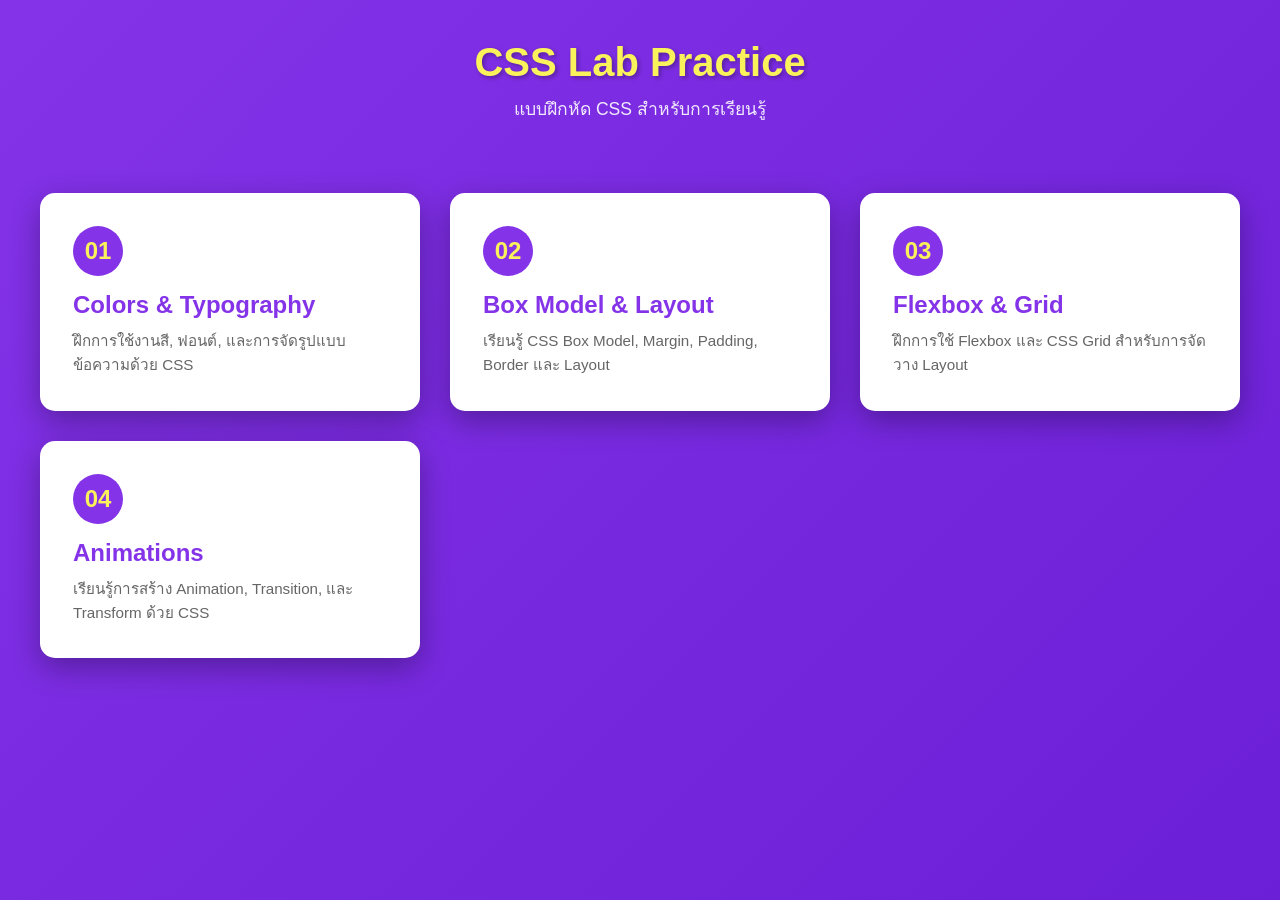
<file: index.html>
<!doctype html>
<html lang="th">
  <head>
    <meta charset="UTF-8" />
    <meta name="viewport" content="width=device-width, initial-scale=1.0" />
    <title>CSS Lab - หน้าหลัก</title>
    <link rel="stylesheet" href="styles.css" />
  </head>
  <body>
    <div class="container">
      <h1>CSS Lab Practice</h1>
      <p class="subtitle">แบบฝึกหัด CSS สำหรับการเรียนรู้</p>

      <div class="lab-grid">
        <!-- Lab 1 -->
        <a
          href="lab01-colors/index.html"
          style="text-decoration: none; color: inherit"
        >
          <div class="lab-card">
            <div class="lab-number">01</div>
            <h2 class="lab-title">Colors & Typography</h2>
            <p class="lab-description">
              ฝึกการใช้งานสี, ฟอนต์, และการจัดรูปแบบข้อความด้วย CSS
            </p>
          </div>
        </a>

        <!-- Lab 2 -->
        <a
          href="lab02-boxmodel/index.html"
          style="text-decoration: none; color: inherit"
        >
          <div class="lab-card">
            <div class="lab-number">02</div>
            <h2 class="lab-title">Box Model & Layout</h2>
            <p class="lab-description">
              เรียนรู้ CSS Box Model, Margin, Padding, Border และ Layout
            </p>
          </div>
        </a>

        <!-- Lab 3 -->
        <a
          href="lab03-flexbox/index.html"
          style="text-decoration: none; color: inherit"
        >
          <div class="lab-card">
            <div class="lab-number">03</div>
            <h2 class="lab-title">Flexbox & Grid</h2>
            <p class="lab-description">
              ฝึกการใช้ Flexbox และ CSS Grid สำหรับการจัดวาง Layout
            </p>
          </div>
        </a>

        <!-- Lab 4 -->
        <a
          href="lab04-animation/index.html"
          style="text-decoration: none; color: inherit"
        >
          <div class="lab-card">
            <div class="lab-number">04</div>
            <h2 class="lab-title">Animations</h2>
            <p class="lab-description">
              เรียนรู้การสร้าง Animation, Transition, และ Transform ด้วย CSS
            </p>
          </div>
        </a>
      </div>
    </div>
  </body>
</html>
</file>
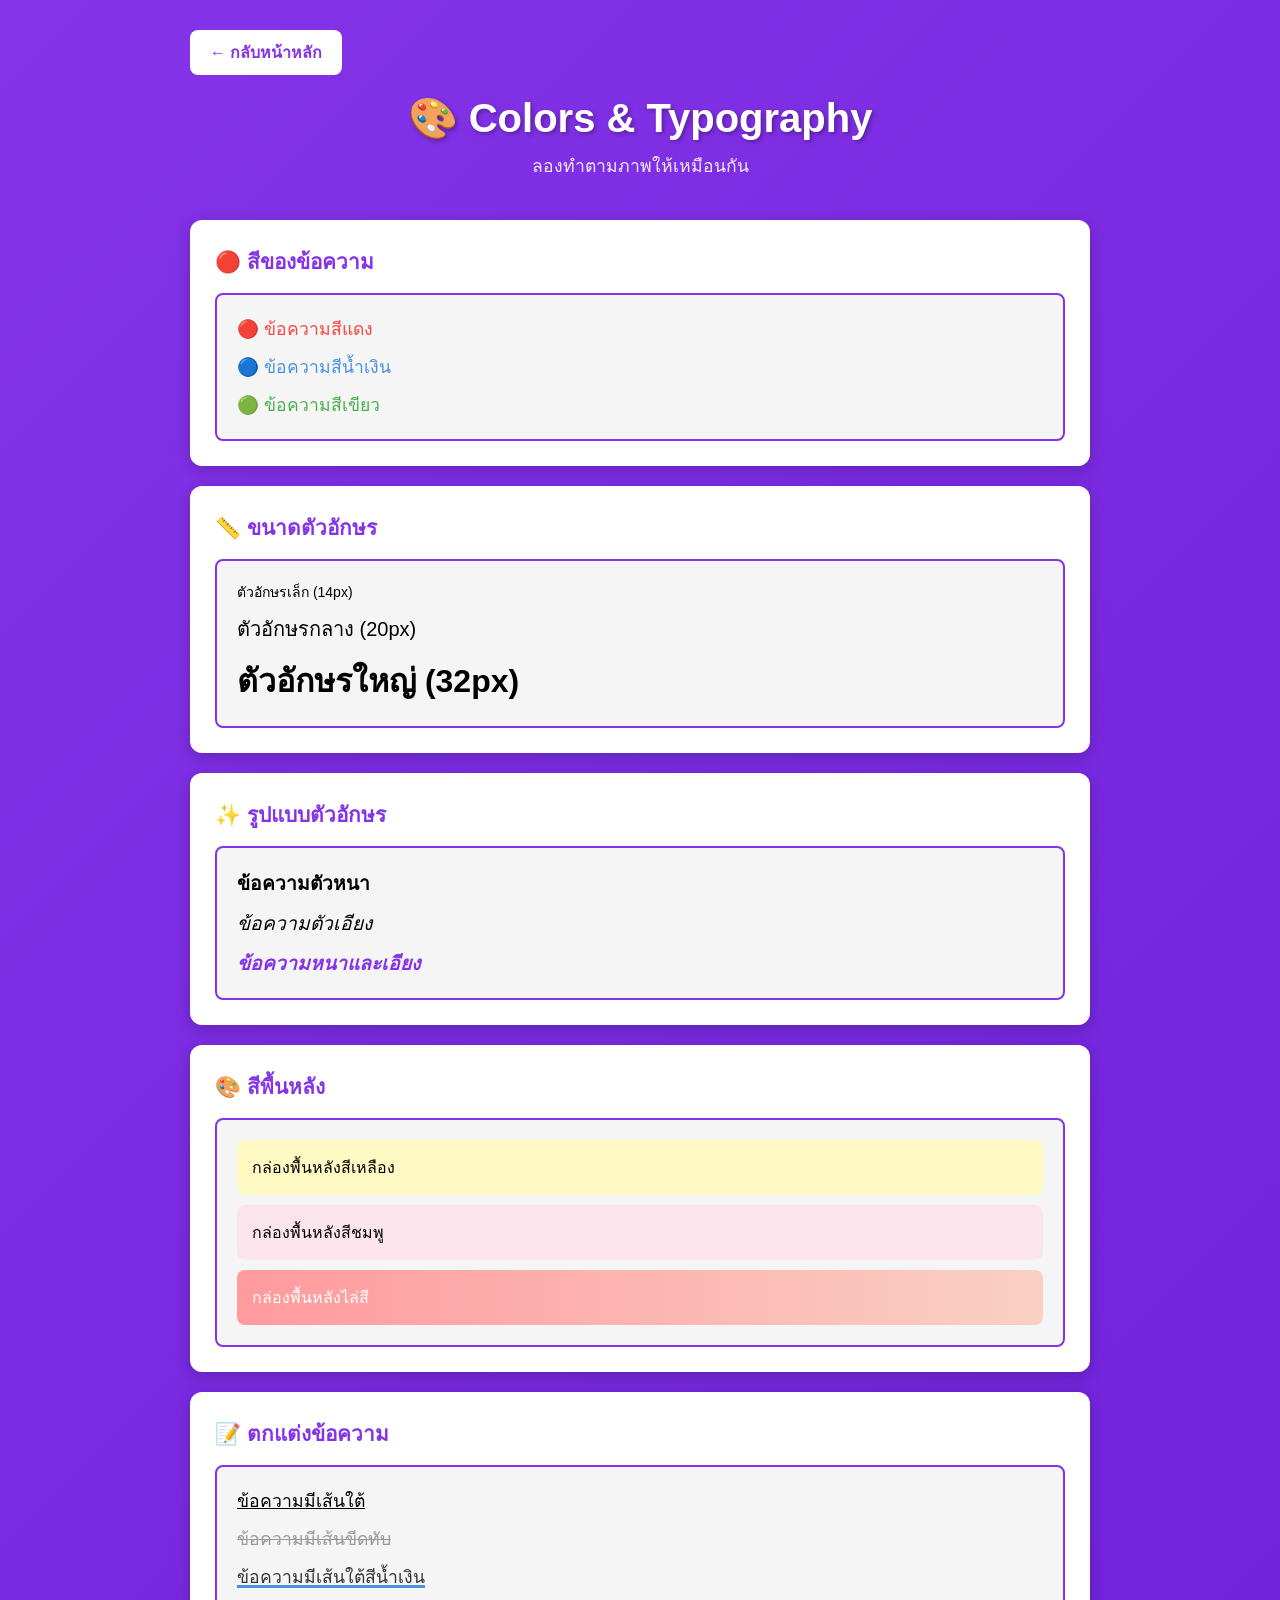
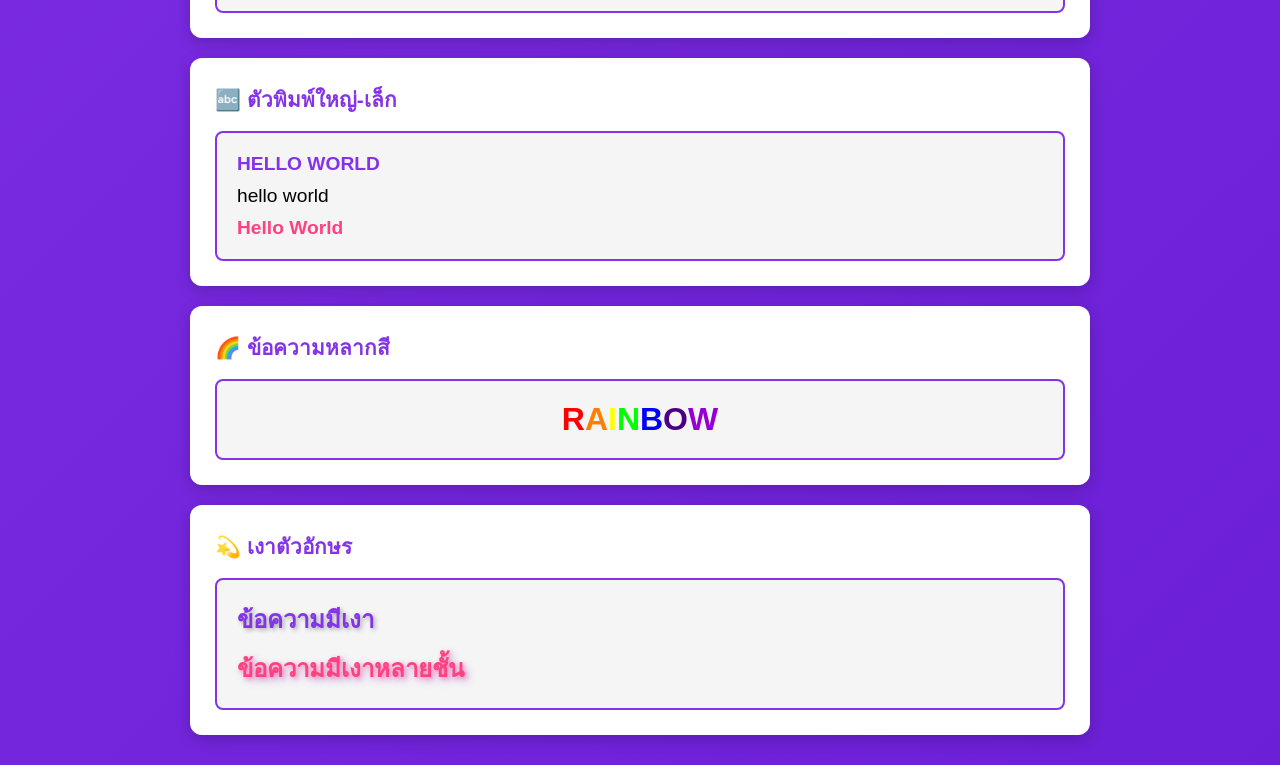
<file: lab01-colors/index.html>
<!doctype html>
<html lang="th">
  <head>
    <meta charset="UTF-8" />
    <meta name="viewport" content="width=device-width, initial-scale=1.0" />
    <title>Lab 02 - Colors & Typography</title>
    <link rel="stylesheet" href="./styles.css" />
  </head>
  <body>
    <div class="container">
      <a href="../index.html" class="back-btn">← กลับหน้าหลัก</a>

      <h1>🎨 Colors & Typography</h1>
      <p class="subtitle">ลองทำตามภาพให้เหมือนกัน</p>

      <div class="labs-container">
        <!-- Task 1 -->
        <div class="lab-item">
          <h2>🔴 สีของข้อความ</h2>
          <div class="demo-box">
            <p class="example-red">🔴 ข้อความสีแดง</p>
            <p class="example-blue">🔵 ข้อความสีน้ำเงิน</p>
            <p class="example-green">🟢 ข้อความสีเขียว</p>
          </div>
        </div>

        <!-- Task 2 -->
        <div class="lab-item">
          <h2>📏 ขนาดตัวอักษร</h2>
          <div class="demo-box">
            <p class="example-small">ตัวอักษรเล็ก (14px)</p>
            <p class="example-medium">ตัวอักษรกลาง (20px)</p>
            <p class="example-large">ตัวอักษรใหญ่ (32px)</p>
          </div>
        </div>

        <!-- Task 3 -->
        <div class="lab-item">
          <h2>✨ รูปแบบตัวอักษร</h2>
          <div class="demo-box">
            <p class="example-bold">ข้อความตัวหนา</p>
            <p class="example-italic">ข้อความตัวเอียง</p>
            <p class="example-bold-italic">ข้อความหนาและเอียง</p>
          </div>
        </div>

        <!-- Task 4 -->
        <div class="lab-item">
          <h2>🎨 สีพื้นหลัง</h2>
          <div class="demo-box">
            <div class="example-bg-yellow">กล่องพื้นหลังสีเหลือง</div>
            <div class="example-bg-pink">กล่องพื้นหลังสีชมพู</div>
            <div class="example-bg-gradient">กล่องพื้นหลังไล่สี</div>
          </div>
        </div>

        <!-- Task 5 -->
        <div class="lab-item">
          <h2>📝 ตกแต่งข้อความ</h2>
          <div class="demo-box">
            <p class="example-underline">ข้อความมีเส้นใต้</p>
            <p class="example-line-through">ข้อความมีเส้นขีดทับ</p>
            <p class="example-underline-blue">ข้อความมีเส้นใต้สีน้ำเงิน</p>
          </div>
        </div>

        <!-- Task 6 -->
        <div class="lab-item">
          <h2>🔤 ตัวพิมพ์ใหญ่-เล็ก</h2>
          <div class="demo-box">
            <p class="example-uppercase">hello world</p>
            <p class="example-lowercase">HELLO WORLD</p>
            <p class="example-capitalize">hello world</p>
          </div>
        </div>

        <!-- Task 7 -->
        <div class="lab-item">
          <h2>🌈 ข้อความหลากสี</h2>
          <div class="demo-box">
            <p class="example-rainbow">
              <span>R</span><span>A</span><span>I</span><span>N</span
              ><span>B</span><span>O</span><span>W</span>
            </p>
          </div>
        </div>

        <!-- Task 8 -->
        <div class="lab-item">
          <h2>💫 เงาตัวอักษร</h2>
          <div class="demo-box">
            <p class="example-text-shadow-1">ข้อความมีเงา</p>
            <p class="example-text-shadow-2">ข้อความมีเงาหลายชั้น</p>
          </div>
        </div>
      </div>
    </div>
  </body>
</html>
</file>
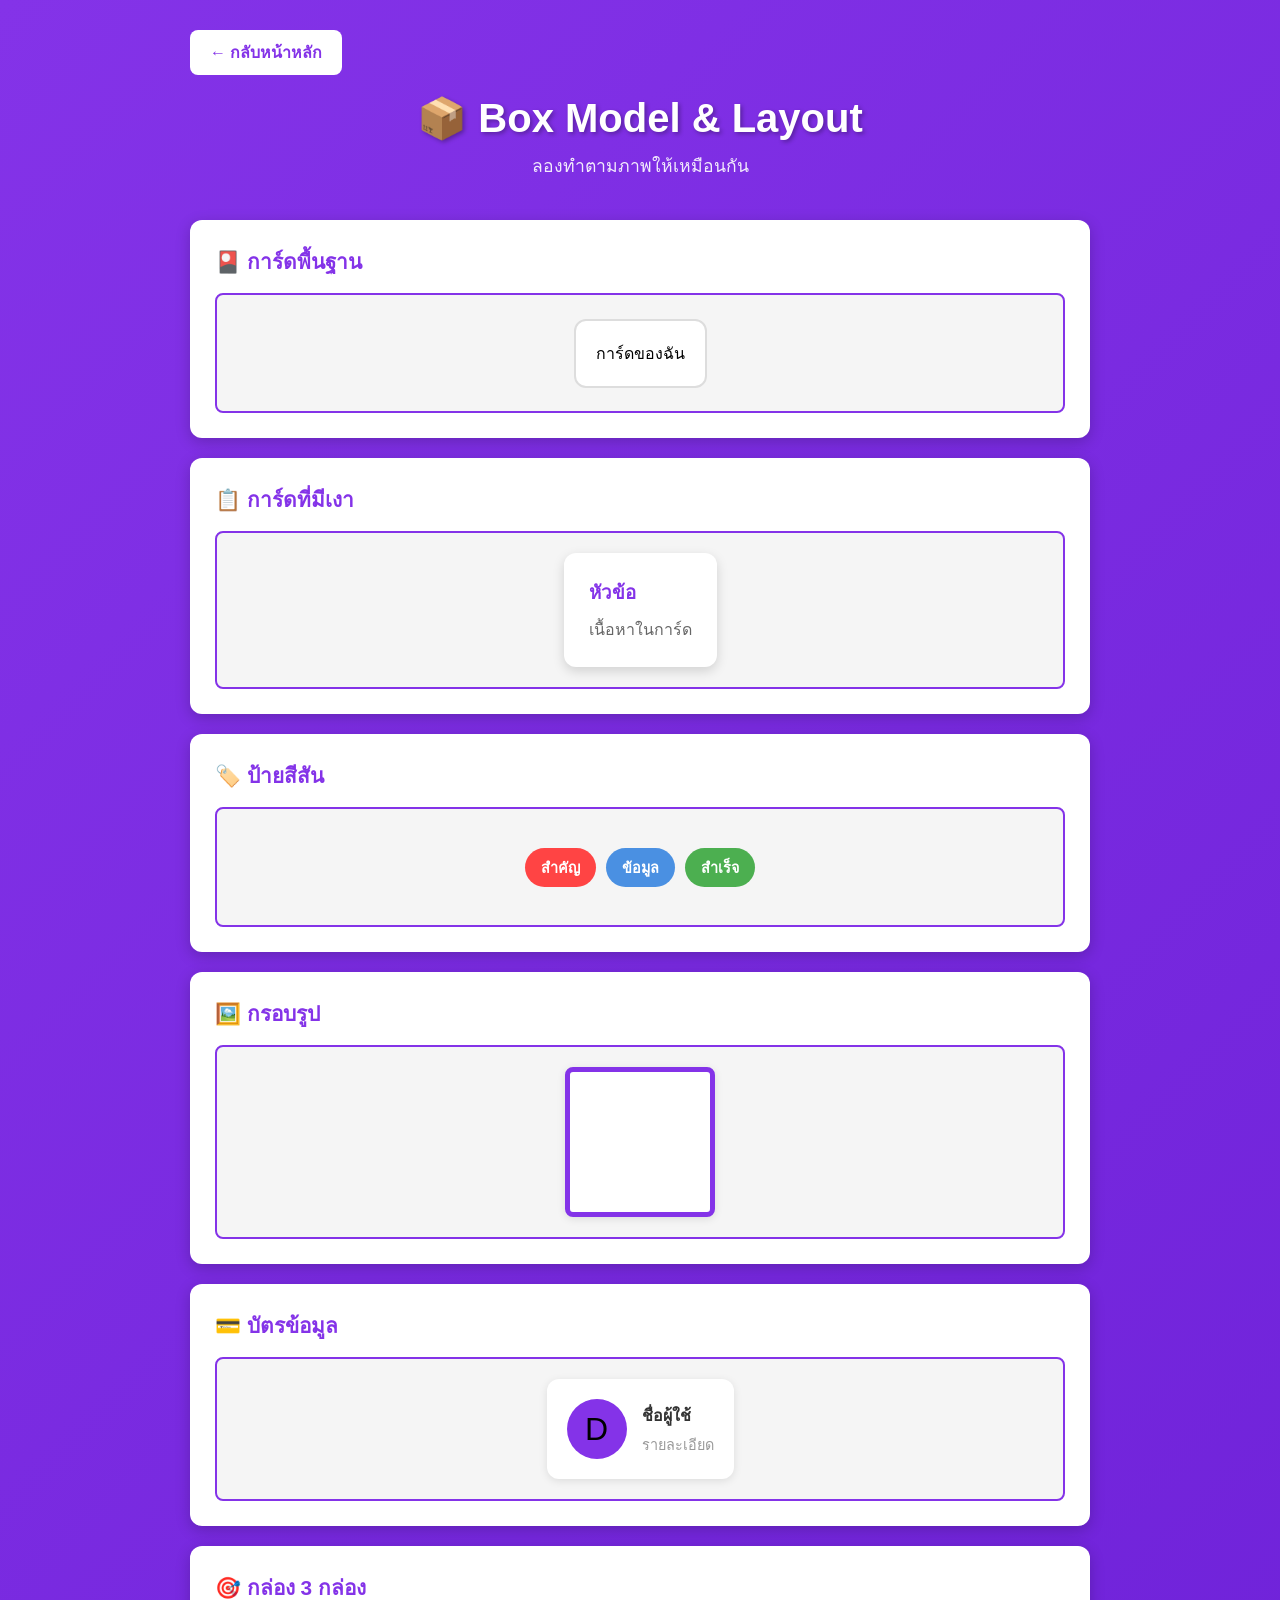
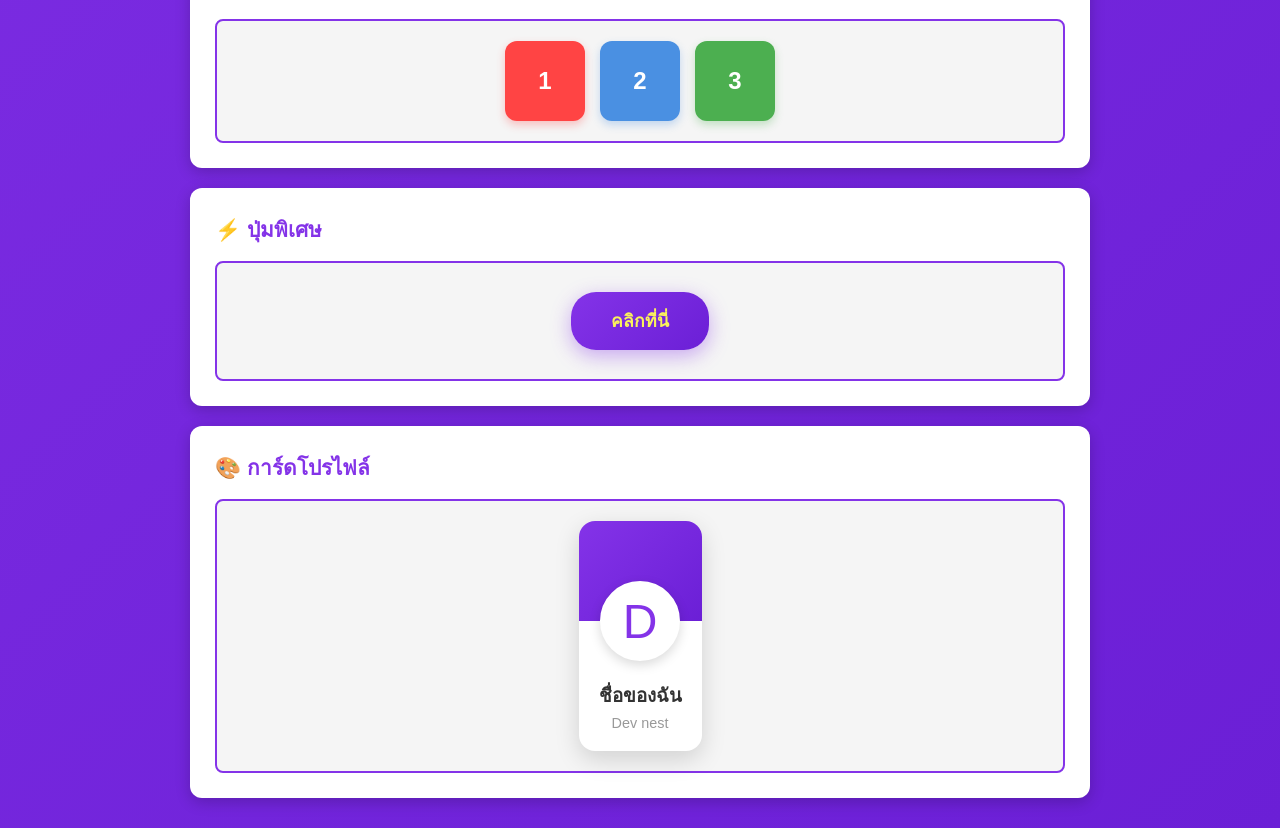
<file: lab02-boxmodel/index.html>
<!doctype html>
<html lang="th">
  <head>
    <meta charset="UTF-8" />
    <meta name="viewport" content="width=device-width, initial-scale=1.0" />
    <title>Lab 03 - Box Model & Layout</title>
    <link rel="stylesheet" href="./styles.css" />
  </head>
  <body>
    <div class="container">
      <a href="../index.html" class="back-btn">← กลับหน้าหลัก</a>

      <h1>📦 Box Model & Layout</h1>
      <p class="subtitle">ลองทำตามภาพให้เหมือนกัน</p>

      <div class="labs-container">
        <!-- Task 1 -->
        <div class="lab-item">
          <h2>🎴 การ์ดพื้นฐาน</h2>
          <div class="demo-box">
            <div class="example-card-basic">การ์ดของฉัน</div>
          </div>
        </div>

        <!-- Task 2 -->
        <div class="lab-item">
          <h2>📋 การ์ดที่มีเงา</h2>
          <div class="demo-box">
            <div class="example-card-shadow">
              <h3>หัวข้อ</h3>
              <p>เนื้อหาในการ์ด</p>
            </div>
          </div>
        </div>

        <!-- Task 3 -->
        <div class="lab-item">
          <h2>🏷️ ป้ายสีสัน</h2>
          <div class="demo-box">
            <div class="example-badge-box">
              <span class="badge-red">สำคัญ</span>
              <span class="badge-blue">ข้อมูล</span>
              <span class="badge-green">สำเร็จ</span>
            </div>
          </div>
        </div>

        <!-- Task 4 -->
        <div class="lab-item">
          <h2>🖼️ กรอบรูป</h2>
          <div class="demo-box">
            <div class="example-image-frame"></div>
          </div>
        </div>

        <!-- Task 5 -->
        <div class="lab-item">
          <h2>💳 บัตรข้อมูล</h2>
          <div class="demo-box">
            <div class="example-info-card">
              <div class="avatar">D</div>
              <div class="info">
                <h4>ชื่อผู้ใช้</h4>
                <p>รายละเอียด</p>
              </div>
            </div>
          </div>
        </div>

        <!-- Task 6 -->
        <div class="lab-item">
          <h2>🎯 กล่อง 3 กล่อง</h2>
          <div class="demo-box">
            <div class="example-three-boxes">
              <div class="box-1">1</div>
              <div class="box-2">2</div>
              <div class="box-3">3</div>
            </div>
          </div>
        </div>

        <!-- Task 7 -->
        <div class="lab-item">
          <h2>⚡ ปุ่มพิเศษ</h2>
          <div class="demo-box">
            <button class="example-fancy-button">คลิกที่นี่</button>
          </div>
        </div>

        <!-- Task 8 -->
        <div class="lab-item">
          <h2>🎨 การ์ดโปรไฟล์</h2>
          <div class="demo-box">
            <div class="example-profile-card">
              <div class="profile-header"></div>
              <div style="color: #8433e8" class="profile-avatar">D</div>
              <div class="profile-content">
                <h3>ชื่อของฉัน</h3>
                <p>Dev nest</p>
              </div>
            </div>
          </div>
        </div>
      </div>
    </div>
  </body>
</html>
</file>
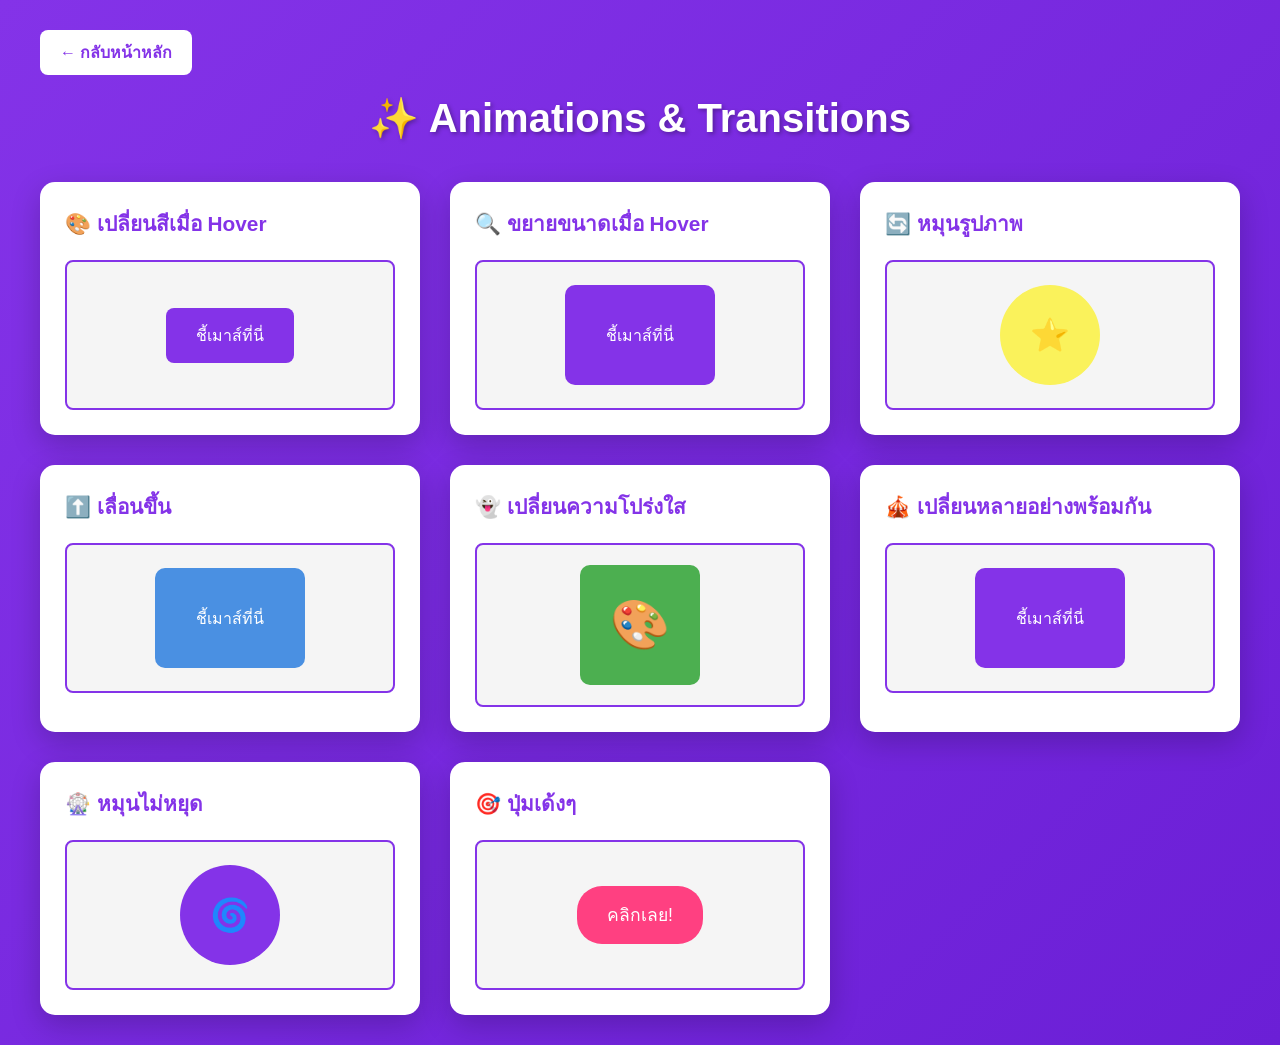
<file: lab04-animation/index.html>
<!DOCTYPE html>
<html lang="th">
  <head>
    <meta charset="UTF-8" />
    <meta name="viewport" content="width=device-width, initial-scale=1.0" />
    <title>Lab 05 - Animations</title>
    <link rel="stylesheet" href="./styles.css" />
  </head>
  <body>
    <div class="container">
      <a href="../index.html" class="back-btn">← กลับหน้าหลัก</a>

      <h1>✨ Animations & Transitions</h1>
      <div class="labs-container">
        <!-- Task 1: Hover เปลี่ยนสี -->
        <div class="lab-item">
          <h2>🎨 เปลี่ยนสีเมื่อ Hover</h2>
          <div class="demo-box">
            <button class="btn-1">ชี้เมาส์ที่นี่</button>
          </div>
        </div>

        <!-- Task 2: ขยายขนาด -->
        <div class="lab-item">
          <h2>🔍 ขยายขนาดเมื่อ Hover</h2>
          <div class="demo-box">
            <div class="card-1">ชี้เมาส์ที่นี่</div>
          </div>
        </div>

        <!-- Task 3: หมุน -->
        <div class="lab-item">
          <h2>🔄 หมุนรูปภาพ</h2>
          <div class="demo-box">
            <div class="circle-1">⭐</div>
          </div>
        </div>

        <!-- Task 4: เลื่อนขึ้น -->
        <div class="lab-item">
          <h2>⬆️ เลื่อนขึ้น</h2>
          <div class="demo-box">
            <div class="box-1">ชี้เมาส์ที่นี่</div>
          </div>
        </div>

        <!-- Task 5: เปลี่ยนความโปร่งใส -->
        <div class="lab-item">
          <h2>👻 เปลี่ยนความโปร่งใส</h2>
          <div class="demo-box">
            <div class="image-box-1">🎨</div>
          </div>
        </div>

        <!-- Task 6: เปลี่ยนหลายอย่างพร้อมกัน -->
        <div class="lab-item">
          <h2>🎪 เปลี่ยนหลายอย่างพร้อมกัน</h2>
          <div class="demo-box">
            <div class="multi-effect">ชี้เมาส์ที่นี่</div>
          </div>
        </div>

        <!-- Task 7: Animation หมุนไม่หยุด -->
        <div class="lab-item">
          <h2>🎡 หมุนไม่หยุด</h2>
          <div class="demo-box">
            <div class="spin-forever">🌀</div>
          </div>
        </div>

        <!-- Task 8: ปุ่มเด้งๆ -->
        <div class="lab-item">
          <h2>🎯 ปุ่มเด้งๆ</h2>
          <div class="demo-box">
            <button class="bounce-button">คลิกเลย!</button>
          </div>
        </div>
        </div>
      </section>
    </div>
  </body>
</html>
</file>
<file: styles.css>
* {
    margin: 0;
    padding: 0;
    box-sizing: border-box;
}

body {
    font-family: "Segoe UI", Tahoma, Geneva, Verdana, sans-serif;
    background: linear-gradient(135deg, #8433e8 0%, #6b1fd6 100%);
    min-height: 100vh;
    padding: 40px 20px;
}

.container {
    max-width: 1200px;
    margin: 0 auto;
}

h1 {
    text-align: center;
    color: #faf25b;
    font-size: 2.5rem;
    margin-bottom: 10px;
    text-shadow: 2px 2px 4px rgba(0, 0, 0, 0.3);
}

.subtitle {
    text-align: center;
    color: #ffffff;
    font-size: 1.1rem;
    margin-bottom: 50px;
    opacity: 0.9;
}

.lab-grid {
    display: grid;
    grid-template-columns: repeat(auto-fit, minmax(300px, 1fr));
    gap: 30px;
    padding: 20px 0;
}

.lab-card {
    background: white;
    border-radius: 15px;
    padding: 30px;
    box-shadow: 0 10px 30px rgba(0, 0, 0, 0.3);
    transition: transform 0.3s ease, box-shadow 0.3s ease;
    cursor: pointer;
    border: 3px solid transparent;
}

.lab-card:hover {
    transform: translateY(-10px);
    box-shadow: 0 15px 40px rgba(0, 0, 0, 0.4);
    border-color: #faf25b;
}

.lab-number {
    display: inline-block;
    background: #8433e8;
    color: #faf25b;
    font-size: 1.5rem;
    font-weight: bold;
    width: 50px;
    height: 50px;
    border-radius: 50%;
    display: flex;
    align-items: center;
    justify-content: center;
    margin-bottom: 15px;
}

.lab-title {
    color: #8433e8;
    font-size: 1.5rem;
    margin-bottom: 10px;
    font-weight: 600;
}

.lab-description {
    color: #666;
    line-height: 1.6;
    font-size: 0.95rem;
}

.status-badge {
    display: inline-block;
    background: #faf25b;
    color: #8433e8;
    padding: 5px 15px;
    border-radius: 20px;
    font-size: 0.85rem;
    font-weight: 600;
    margin-top: 15px;
}
</file>
<file: lab01-colors/styles.css>
* {
    margin: 0;
    padding: 0;
    box-sizing: border-box;
}

body {
    font-family: "Segoe UI", Tahoma, Geneva, Verdana, sans-serif;
    background: linear-gradient(135deg, #8433e8 0%, #6b1fd6 100%);
    min-height: 100vh;
    padding: 30px 20px;
}

.container {
    max-width: 900px;
    margin: 0 auto;
}

.back-btn {
    display: inline-block;
    background: white;
    color: #8433e8;
    padding: 10px 20px;
    border-radius: 8px;
    text-decoration: none;
    font-weight: 600;
    margin-bottom: 20px;
    transition: transform 0.2s;
}

.back-btn:hover {
    transform: translateX(-5px);
}

h1 {
    text-align: center;
    color: white;
    font-size: 2.5rem;
    margin-bottom: 10px;
    text-shadow: 2px 2px 4px rgba(0, 0, 0, 0.3);
}

.subtitle {
    text-align: center;
    color: white;
    font-size: 1.1rem;
    margin-bottom: 40px;
    opacity: 0.9;
}

.labs-container {
    display: grid;
    gap: 20px;
}

.lab-item {
    background: white;
    border-radius: 12px;
    padding: 25px;
    box-shadow: 0 4px 15px rgba(0, 0, 0, 0.2);
}

.lab-item h2 {
    color: #8433e8;
    font-size: 1.3rem;
    margin-bottom: 15px;
}

.demo-box {
    background: #f5f5f5;
    padding: 20px;
    border-radius: 8px;
    border: 2px solid #8433e8;
}

.demo-box>* {
    margin-bottom: 10px;
}

.demo-box>*:last-child {
    margin-bottom: 0;
}

/* ===== ตัวอย่างที่ให้ทำตาม ===== */

/* Task 1 - สีข้อความ */
.example-red {
    color: #ff4444;
    font-size: 1.1rem;
}

.example-blue {
    color: #4a90e2;
    font-size: 1.1rem;
}

.example-green {
    color: #4caf50;
    font-size: 1.1rem;
}

/* Task 2 - ขนาดตัวอักษร */
.example-small {
    font-size: 14px;
}

.example-medium {
    font-size: 20px;
}

.example-large {
    font-size: 32px;
    font-weight: bold;
}

/* Task 3 - ตัวหนา-เอียง */
.example-bold {
    font-weight: bold;
    font-size: 1.2rem;
}

.example-italic {
    font-style: italic;
    font-size: 1.2rem;
}

.example-bold-italic {
    font-weight: bold;
    font-style: italic;
    font-size: 1.2rem;
    color: #8433e8;
}

/* Task 4 - สีพื้นหลัง */
.example-bg-yellow {
    background: #fff9c4;
    padding: 15px;
    border-radius: 8px;
    margin-bottom: 10px;
    font-weight: 500;
}

.example-bg-pink {
    background: #fce4ec;
    padding: 15px;
    border-radius: 8px;
    margin-bottom: 10px;
    font-weight: 500;
}

.example-bg-gradient {
    background: linear-gradient(90deg, #ff9a9e 0%, #fad0c4 100%);
    padding: 15px;
    border-radius: 8px;
    font-weight: 500;
    color: #fff;
}

/* Task 5 - ตกแต่งข้อความ */
.example-underline {
    text-decoration: underline;
    font-size: 1.1rem;
}

.example-line-through {
    text-decoration: line-through;
    font-size: 1.1rem;
    color: #999;
}

.example-underline-blue {
    text-decoration: underline;
    text-decoration-color: #4a90e2;
    text-decoration-thickness: 3px;
    font-size: 1.1rem;
    color: #333;
}

/* Task 6 - ตัวพิมพ์ใหญ่-เล็ก */
.example-uppercase {
    text-transform: uppercase;
    font-size: 1.2rem;
    font-weight: bold;
    color: #8433e8;
}

.example-lowercase {
    text-transform: lowercase;
    font-size: 1.2rem;
}

.example-capitalize {
    text-transform: capitalize;
    font-size: 1.2rem;
    font-weight: bold;
    color: #ff4081;
}

/* Task 7 - ข้อความหลากสี */
.example-rainbow {
    font-size: 2rem;
    font-weight: bold;
    text-align: center;
}

.example-rainbow span:nth-child(1) {
    color: #ff0000;
}

.example-rainbow span:nth-child(2) {
    color: #ff7f00;
}

.example-rainbow span:nth-child(3) {
    color: #ffff00;
}

.example-rainbow span:nth-child(4) {
    color: #00ff00;
}

.example-rainbow span:nth-child(5) {
    color: #0000ff;
}

.example-rainbow span:nth-child(6) {
    color: #4b0082;
}

.example-rainbow span:nth-child(7) {
    color: #9400d3;
}

/* Task 8 - เงาตัวอักษร */
.example-text-shadow-1 {
    font-size: 1.5rem;
    font-weight: bold;
    color: #8433e8;
    text-shadow: 2px 2px 4px rgba(0, 0, 0, 0.3);
}

.example-text-shadow-2 {
    font-size: 1.5rem;
    font-weight: bold;
    color: #ff4081;
    text-shadow: 2px 2px 4px rgba(255, 64, 129, 0.5),
        4px 4px 8px rgba(132, 51, 232, 0.3);
}
</file>
<file: lab02-boxmodel/styles.css>
* {
    margin: 0;
    padding: 0;
    box-sizing: border-box;
}

body {
    font-family: "Segoe UI", Tahoma, Geneva, Verdana, sans-serif;
    background: linear-gradient(135deg, #8433e8 0%, #6b1fd6 100%);
    min-height: 100vh;
    padding: 30px 20px;
}

.container {
    max-width: 900px;
    margin: 0 auto;
}

.back-btn {
    display: inline-block;
    background: white;
    color: #8433e8;
    padding: 10px 20px;
    border-radius: 8px;
    text-decoration: none;
    font-weight: 600;
    margin-bottom: 20px;
    transition: transform 0.2s;
}

.back-btn:hover {
    transform: translateX(-5px);
}

h1 {
    text-align: center;
    color: white;
    font-size: 2.5rem;
    margin-bottom: 10px;
    text-shadow: 2px 2px 4px rgba(0, 0, 0, 0.3);
}

.subtitle {
    text-align: center;
    color: white;
    font-size: 1.1rem;
    margin-bottom: 40px;
    opacity: 0.9;
}

.labs-container {
    display: grid;
    gap: 20px;
}

.lab-item {
    background: white;
    border-radius: 12px;
    padding: 25px;
    box-shadow: 0 4px 15px rgba(0, 0, 0, 0.2);
}

.lab-header {
    display: flex;
    align-items: center;
    gap: 15px;
    margin-bottom: 10px;
}

.lab-num {
    background: #8433e8;
    color: #faf25b;
    padding: 8px 15px;
    border-radius: 8px;
    font-weight: bold;
}

.lab-header h2 {
    color: #8433e8;
    font-size: 1.3rem;
}

.description {
    color: #666;
    margin-bottom: 15px;
    font-size: 0.95rem;
}

.demo-box {
    background: #f5f5f5;
    padding: 20px;
    border-radius: 8px;
    border: 2px dashed #ddd;
}

.lab-item h2 {
    color: #8433e8;
    font-size: 1.3rem;
    margin-bottom: 15px;
}

.demo-box {
    background: #f5f5f5;
    padding: 20px;
    border-radius: 8px;
    border: 2px solid #8433e8;
    min-height: 120px;
    display: flex;
    align-items: center;
    justify-content: center;
}

/* ===== ตัวอย่างที่ให้ทำตาม ===== */

/* Task 1 - การ์ดพื้นฐาน */
.example-card-basic {
    background: white;
    border: 2px solid #ddd;
    border-radius: 12px;
    padding: 20px;
    text-align: center;
    font-weight: 500;
}

/* Task 2 - การ์ดที่มีเงา */
.example-card-shadow {
    background: white;
    border-radius: 12px;
    padding: 25px;
    box-shadow: 0 4px 12px rgba(0, 0, 0, 0.15);
    max-width: 300px;
}

.example-card-shadow h3 {
    margin: 0 0 10px 0;
    color: #8433e8;
}

.example-card-shadow p {
    margin: 0;
    color: #666;
}

/* Task 3 - ป้ายสีสัน */
.example-badge-box {
    display: flex;
    gap: 10px;
    flex-wrap: wrap;
}

.example-badge-box .badge-red {
    background: #ff4444;
    color: white;
    padding: 8px 16px;
    border-radius: 20px;
    font-size: 0.9rem;
    font-weight: bold;
}

.example-badge-box .badge-blue {
    background: #4a90e2;
    color: white;
    padding: 8px 16px;
    border-radius: 20px;
    font-size: 0.9rem;
    font-weight: bold;
}

.example-badge-box .badge-green {
    background: #4caf50;
    color: white;
    padding: 8px 16px;
    border-radius: 20px;
    font-size: 0.9rem;
    font-weight: bold;
}

/* Task 4 - กรอบรูป */
.example-image-frame {
    width: 150px;
    height: 150px;
    border: 5px solid #8433e8;
    border-radius: 8px;
    display: flex;
    align-items: center;
    justify-content: center;
    font-size: 4rem;
    background: white;
    box-shadow: 0 2px 8px rgba(0, 0, 0, 0.1);
}

/* Task 5 - บัตรข้อมูล */
.example-info-card {
    background: white;
    border-radius: 12px;
    padding: 20px;
    display: flex;
    align-items: center;
    gap: 15px;
    box-shadow: 0 2px 8px rgba(0, 0, 0, 0.1);
    max-width: 300px;
}

.example-info-card .avatar {
    width: 60px;
    height: 60px;
    background: #8433e8;
    border-radius: 50%;
    display: flex;
    align-items: center;
    justify-content: center;
    font-size: 2rem;
}

.example-info-card .info h4 {
    margin: 0 0 5px 0;
    color: #333;
}

.example-info-card .info p {
    margin: 0;
    color: #999;
    font-size: 0.9rem;
}

/* Task 6 - กล่อง 3 กล่อง */
.example-three-boxes {
    display: flex;
    gap: 15px;
}

.example-three-boxes>div {
    width: 80px;
    height: 80px;
    display: flex;
    align-items: center;
    justify-content: center;
    font-size: 1.5rem;
    font-weight: bold;
    color: white;
    border-radius: 12px;
}

.example-three-boxes .box-1 {
    background: #ff4444;
    box-shadow: 0 4px 8px rgba(255, 68, 68, 0.3);
}

.example-three-boxes .box-2 {
    background: #4a90e2;
    box-shadow: 0 4px 8px rgba(74, 144, 226, 0.3);
}

.example-three-boxes .box-3 {
    background: #4caf50;
    box-shadow: 0 4px 8px rgba(76, 175, 80, 0.3);
}

/* Task 7 - ปุ่มพิเศษ */
.example-fancy-button {
    background: linear-gradient(135deg, #8433e8 0%, #6b1fd6 100%);
    color: #faf25b;
    border: none;
    border-radius: 25px;
    padding: 15px 40px;
    font-size: 1.1rem;
    font-weight: bold;
    cursor: pointer;
    box-shadow: 0 6px 20px rgba(132, 51, 232, 0.4);
}

/* Task 8 - การ์ดโปรไฟล์ */
.example-profile-card {
    background: white;
    border-radius: 16px;
    overflow: hidden;
    box-shadow: 0 8px 24px rgba(0, 0, 0, 0.15);
    max-width: 280px;
    position: relative;
}

.example-profile-card .profile-header {
    background: linear-gradient(135deg, #8433e8 0%, #6b1fd6 100%);
    height: 100px;
}

.example-profile-card .profile-avatar {
    width: 80px;
    height: 80px;
    background: white;
    border-radius: 50%;
    display: flex;
    align-items: center;
    justify-content: center;
    font-size: 3rem;
    margin: -40px auto 0;
    position: relative;
    border: 4px solid white;
    box-shadow: 0 4px 12px rgba(0, 0, 0, 0.15);
}

.example-profile-card .profile-content {
    padding: 20px;
    text-align: center;
}

.example-profile-card .profile-content h3 {
    margin: 0 0 5px 0;
    color: #333;
}

.example-profile-card .profile-content p {
    margin: 0;
    color: #999;
    font-size: 0.9rem;
}
</file>
<file: lab04-animation/styles.css>
* {
    margin: 0;
    padding: 0;
    box-sizing: border-box;
}

body {
    font-family: "Segoe UI", Tahoma, Geneva, Verdana, sans-serif;
    background: linear-gradient(135deg, #8433e8 0%, #6b1fd6 100%);
    min-height: 100vh;
    padding: 30px 20px;
}

.container {
    max-width: 1200px;
    margin: 0 auto;
}

.back-btn {
    display: inline-block;
    background: white;
    color: #8433e8;
    padding: 10px 20px;
    border-radius: 8px;
    text-decoration: none;
    font-weight: 600;
    margin-bottom: 20px;
    transition: transform 0.2s;
}

.back-btn:hover {
    transform: translateX(-5px);
}

h1 {
    text-align: center;
    color: white;
    margin-bottom: 40px;
    font-size: 2.5rem;
    text-shadow: 2px 2px 4px rgba(0, 0, 0, 0.3);
}

.labs-container {
    display: grid;
    grid-template-columns: repeat(auto-fit, minmax(300px, 1fr));
    gap: 30px;
}

.lab-item {
    background-color: white;
    border-radius: 15px;
    padding: 25px;
    box-shadow: 0 10px 30px rgba(0, 0, 0, 0.2);
}

.lab-item h2 {
    color: #8433e8;
    margin-bottom: 20px;
    font-size: 1.3rem;
}

.demo-box {
    display: flex;
    justify-content: center;
    align-items: center;
    min-height: 150px;
    background: #f5f5f5;
    border-radius: 8px;
    border: 2px solid #8433e8;
    padding: 20px;
}


.btn-1 {
    padding: 15px 30px;
    font-size: 1rem;
    background-color: #8433e8;
    color: white;
    border: none;
    border-radius: 8px;
    cursor: pointer;
    transition: background-color 0.3s ease;
}

.btn-1:hover {
    background-color: #ff4081;
}


.card-1 {
    width: 150px;
    height: 100px;
    background-color: #8433e8;
    color: white;
    display: flex;
    justify-content: center;
    align-items: center;
    border-radius: 10px;
    transition: transform 0.3s ease;
    cursor: pointer;
}

.card-1:hover {
    transform: scale(1.2);
}


.circle-1 {
    width: 100px;
    height: 100px;
    background-color: #faf25b;
    color: #8433e8;
    border-radius: 50%;
    display: flex;
    justify-content: center;
    align-items: center;
    font-size: 2rem;
    cursor: pointer;
    transition: transform 0.5s ease;
}

.circle-1:hover {
    transform: rotate(360deg);
}


.box-1 {
    width: 150px;
    height: 100px;
    background-color: #4a90e2;
    color: white;
    display: flex;
    justify-content: center;
    align-items: center;
    border-radius: 10px;
    cursor: pointer;
    transition: transform 0.3s ease;
}

.box-1:hover {
    transform: translateY(-20px);
}


.image-box-1 {
    width: 120px;
    height: 120px;
    background-color: #4caf50;
    border-radius: 10px;
    display: flex;
    justify-content: center;
    align-items: center;
    font-size: 3rem;
    cursor: pointer;
    transition: opacity 0.3s ease;
}

.image-box-1:hover {
    opacity: 0.3;
}


.multi-effect {
    width: 150px;
    height: 100px;
    background-color: #8433e8;
    color: white;
    display: flex;
    justify-content: center;
    align-items: center;
    border-radius: 10px;
    cursor: pointer;
    transition: all 0.4s ease;
}

.multi-effect:hover {
    background-color: #ff4081;
    transform: scale(1.1) rotate(5deg);
    box-shadow: 0 10px 20px rgba(0, 0, 0, 0.3);
}


.spin-forever {
    width: 100px;
    height: 100px;
    background-color: #8433e8;
    border-radius: 50%;
    display: flex;
    justify-content: center;
    align-items: center;
    font-size: 2rem;
    animation: spin 2s linear infinite;
}

@keyframes spin {
    from {
        transform: rotate(0deg);
    }

    to {
        transform: rotate(360deg);
    }
}

.bounce-button {
    padding: 15px 30px;
    font-size: 1.1rem;
    background-color: #ff4081;
    color: white;
    border: none;
    border-radius: 25px;
    cursor: pointer;
    animation: bounce 1s ease infinite;
}

.bounce-button:hover {
    animation-play-state: paused;
    background-color: #f50057;
}

@keyframes bounce {

    0%,
    100% {
        transform: translateY(0);
    }

    50% {
        transform: translateY(-15px);
    }
}
</file>
